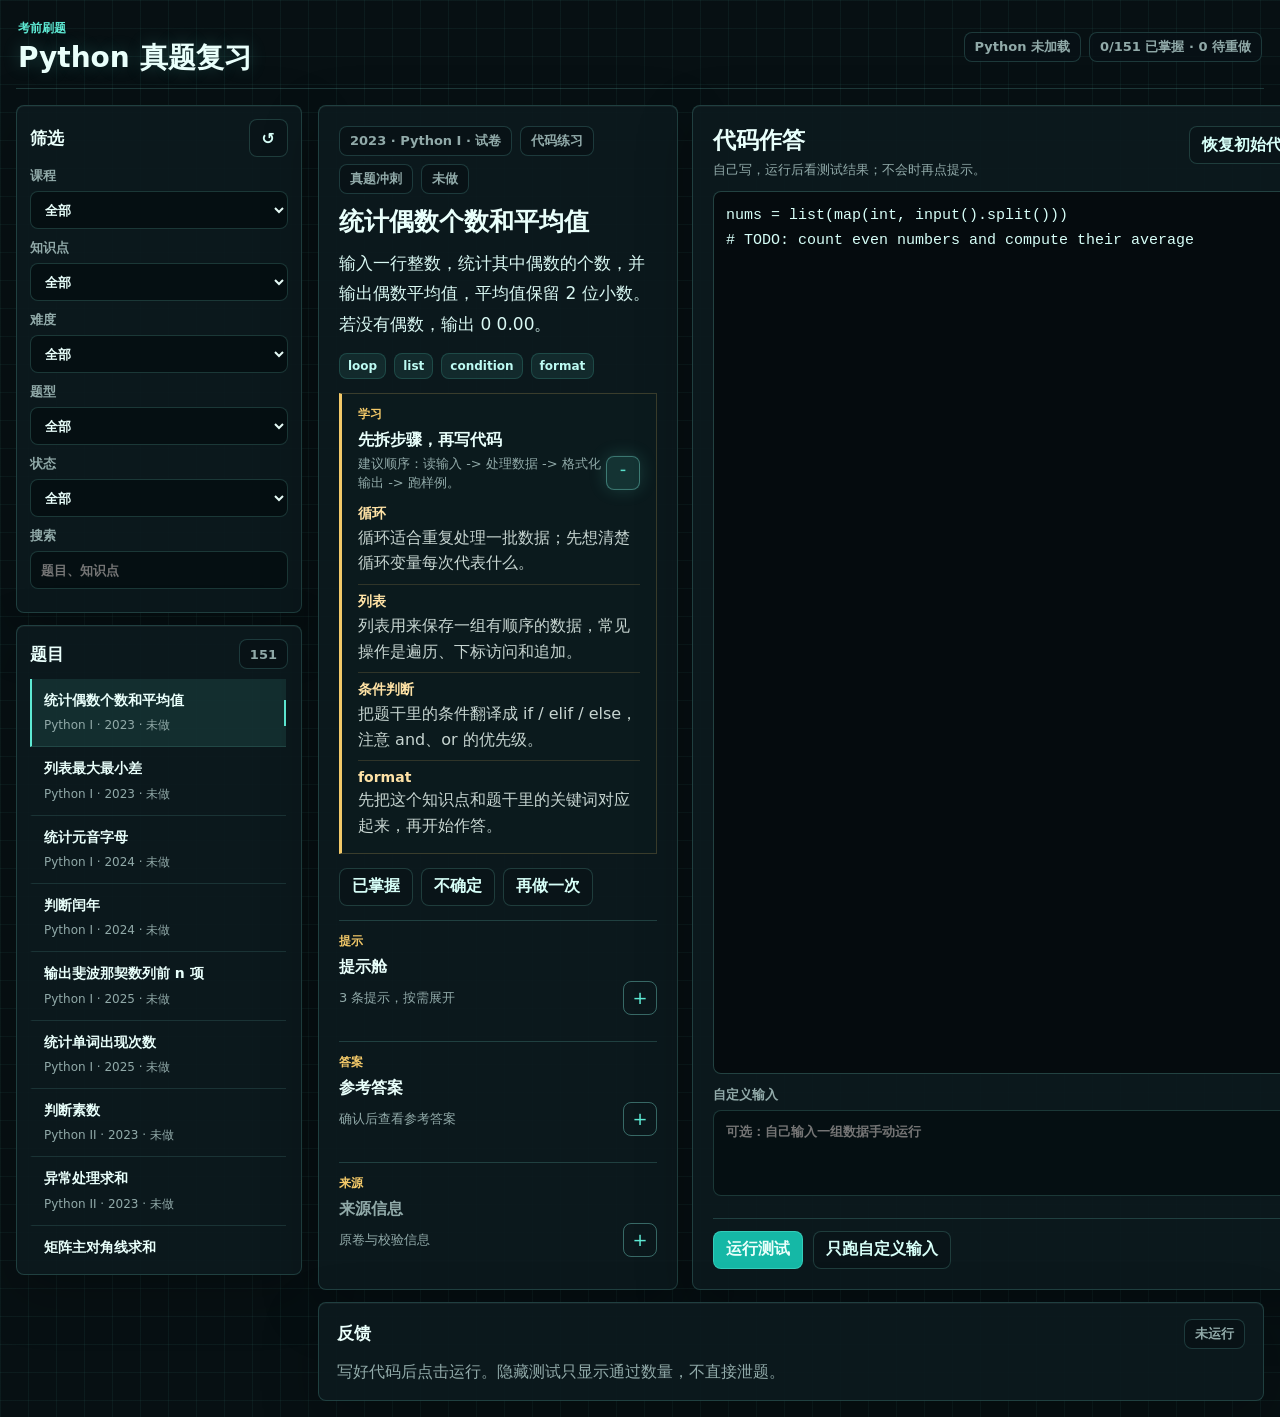
<file: index.html>
<!doctype html>
<html lang="zh-CN">
  <head>
    <meta charset="utf-8">
    <meta name="viewport" content="width=device-width, initial-scale=1">
    <title>Python 真题冲刺练习</title>
    <link rel="icon" href="data:,">
    <link rel="stylesheet" href="./styles.css">
  </head>
  <body>
    <div class="app-shell">
      <header class="topbar">
        <div>
          <p class="eyebrow">考前刷题</p>
          <h1>Python 真题复习</h1>
        </div>
        <div class="topbar__status">
          <span id="runtimeStatus" class="runtime-pill">Python 未加载</span>
          <span id="progressSummary" class="summary-pill">0/0 已掌握</span>
        </div>
      </header>

      <main class="layout">
        <aside class="sidebar" aria-label="题目筛选">
          <section class="panel">
            <div class="panel__header">
              <h2>筛选</h2>
              <button id="resetFilters" class="icon-button" type="button" title="重置筛选">↺</button>
            </div>
            <label>
              课程
              <select id="courseFilter">
                <option value="all">全部</option>
                <option value="python1">Python I</option>
                <option value="python2">Python II</option>
              </select>
            </label>
            <label>
              知识点
              <select id="conceptFilter">
                <option value="all">全部</option>
              </select>
            </label>
            <label>
              难度
              <select id="difficultyFilter">
                <option value="all">全部</option>
                <option value="beginner">零基础</option>
                <option value="foundation">基础巩固</option>
                <option value="exam">真题冲刺</option>
              </select>
            </label>
            <label>
              题型
              <select id="modeFilter">
                <option value="all">全部</option>
                <option value="code">代码练习</option>
                <option value="theory">理论题</option>
                <option value="fill_blank">填空题</option>
              </select>
            </label>
            <label>
              状态
              <select id="statusFilter">
                <option value="all">全部</option>
                <option value="new">未做</option>
                <option value="mastered">已掌握</option>
                <option value="uncertain">不确定</option>
                <option value="redo">再做一次</option>
              </select>
            </label>
            <label>
              搜索
              <input id="searchInput" type="search" placeholder="题目、知识点">
            </label>
          </section>

          <section class="panel question-list-panel">
            <div class="panel__header">
              <h2>题目</h2>
              <span id="questionCount" class="count-pill">0</span>
            </div>
            <div id="questionList" class="question-list"></div>
          </section>
        </aside>

        <section class="workspace" aria-live="polite">
          <div class="workspace__main">
            <article class="question-panel">
              <div class="question-meta" id="questionMeta"></div>
              <h2 id="questionTitle">加载中...</h2>
              <p id="questionStem" class="question-stem"></p>
              <div id="conceptTags" class="tag-row"></div>

              <details id="studyPanel" class="disclosure study-panel" open>
                <summary>
                  <span class="section-label" id="studyLabel">学习</span>
                  <strong id="studyHeading">考点先过一遍</strong>
                  <small id="studyCue" class="study-cue"></small>
                </summary>
                <div id="studyPoints" class="study-points"></div>
              </details>

              <section id="theorySection" class="theory-section" hidden>
                <div class="section-label">作答</div>
                <h3>选择答案</h3>
                <div id="theoryOptions" class="theory-options"></div>
                <p id="theoryFeedback" class="theory-feedback"></p>
              </section>

              <section id="fillBlankSection" class="fill-blank-section" hidden>
                <div class="section-label">作答</div>
                <h3>填写答案</h3>
                <div id="blankInputs" class="blank-inputs"></div>
                <div class="fill-blank-actions">
                  <button id="checkBlanks" class="secondary-button" type="button">核对填空</button>
                  <p id="blankFeedback" class="theory-feedback"></p>
                </div>
              </section>

              <div class="actions-row">
                <button class="status-button" type="button" data-mark="mastered">已掌握</button>
                <button class="status-button" type="button" data-mark="uncertain">不确定</button>
                <button class="status-button" type="button" data-mark="redo">再做一次</button>
              </div>

              <details id="hintPanel" class="disclosure hint-section">
                <summary>
                  <span class="section-label" id="hintLabel">提示</span>
                  <strong id="hintHeading">按需展开</strong>
                  <small id="hintSummary"></small>
                </summary>
                <div id="hintList" class="hint-list"></div>
              </details>

              <details id="answerPanel" class="disclosure answer-section">
                <summary>
                  <span class="section-label" id="answerLabel">答案</span>
                  <strong id="answerHeading">参考答案</strong>
                  <small id="answerSummary">确认后查看</small>
                </summary>
                <div class="answer-header">
                  <button id="revealAnswer" class="secondary-button" type="button">确认后查看</button>
                </div>
                <pre id="answerBlock" class="answer-block" hidden></pre>
              </details>

              <details id="sourcePanel" class="disclosure source-details">
                <summary>
                  <span class="section-label" id="sourceLabel">来源</span>
                  <strong id="sourceHeading">来源信息</strong>
                  <small id="sourceSummary">原卷与校验信息</small>
                </summary>
                <div id="sourceInfo"></div>
              </details>
            </article>

            <article id="codePanel" class="code-panel">
              <div class="code-toolbar">
                <div>
                  <h2>代码作答</h2>
                  <p>自己写，运行后看测试结果；不会时再点提示。</p>
                </div>
                <button id="resetCode" class="secondary-button" type="button">恢复初始代码</button>
              </div>
              <textarea id="codeEditor" spellcheck="false" aria-label="Python 代码编辑器"></textarea>
              <div class="input-row">
                <label>
                  自定义输入
                  <textarea id="customInput" rows="3" spellcheck="false" placeholder="可选：自己输入一组数据手动运行"></textarea>
                </label>
              </div>
              <div class="runbar">
                <button id="runCode" class="primary-button" type="button">运行测试</button>
                <button id="runCustom" class="secondary-button" type="button">只跑自定义输入</button>
              </div>
            </article>
          </div>

          <article class="results-panel">
            <div class="panel__header">
              <h2>反馈</h2>
              <span id="runSummary" class="count-pill">未运行</span>
            </div>
            <div id="resultsList" class="results-list">
              <p class="empty-state">写好代码后点击运行。隐藏测试只显示通过数量，不直接泄题。</p>
            </div>
          </article>
        </section>
      </main>
    </div>

    <div id="confirmDialog" class="dialog-backdrop" hidden>
      <div class="dialog" role="dialog" aria-modal="true" aria-labelledby="dialogTitle">
        <h2 id="dialogTitle">确定查看参考答案？</h2>
        <p>这会记录一次“看过答案”。考前冲刺最好先至少运行一次自己的代码。</p>
        <div class="dialog__actions">
          <button id="cancelReveal" class="secondary-button" type="button">先不看</button>
          <button id="confirmReveal" class="primary-button" type="button">查看答案</button>
        </div>
      </div>
    </div>

    <script type="module" src="./src/app.js"></script>
  </body>
</html>
</file>
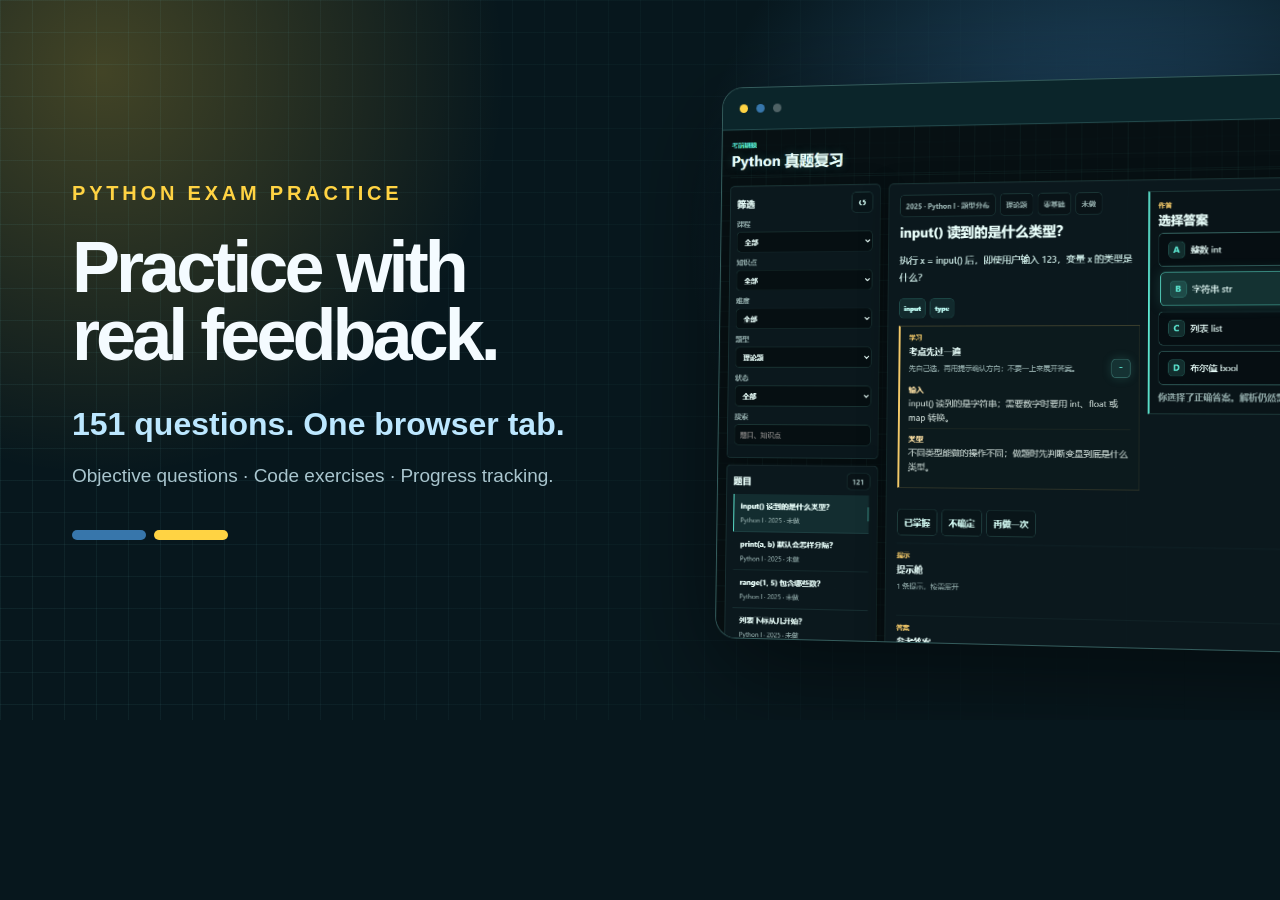
<file: docs/assets/hero-source.html>
<!doctype html>
<html lang="en">
  <head>
    <meta charset="utf-8">
    <meta name="viewport" content="width=1600, initial-scale=1">
    <title>Python Exam Practice hero</title>
    <style>
      :root {
        color-scheme: dark;
        font-family: Inter, "Segoe UI", Arial, sans-serif;
      }

      * { box-sizing: border-box; }

      html,
      body {
        height: 100%;
        margin: 0;
        overflow: hidden;
        width: 100%;
      }

      body {
        background:
          radial-gradient(circle at 8% 8%, rgba(255, 211, 67, 0.24), transparent 28%),
          radial-gradient(circle at 86% 26%, rgba(55, 118, 171, 0.62), transparent 32%),
          #07171d;
        color: #f4fbff;
      }

      .canvas {
        display: grid;
        grid-template-columns: 610px 1fr;
        height: 720px;
        isolation: isolate;
        overflow: hidden;
        padding: 76px 72px;
        position: relative;
        width: 1600px;
      }

      .grid {
        background-image:
          linear-gradient(rgba(109, 196, 201, 0.08) 1px, transparent 1px),
          linear-gradient(90deg, rgba(109, 196, 201, 0.08) 1px, transparent 1px);
        background-size: 32px 32px;
        inset: 0;
        mask-image: linear-gradient(90deg, black, transparent 76%);
        position: absolute;
        z-index: -1;
      }

      .copy {
        align-self: center;
        max-width: 580px;
        z-index: 2;
      }

      .kicker {
        color: #ffd343;
        font-size: 20px;
        font-weight: 800;
        letter-spacing: 0.19em;
        margin: 0 0 28px;
      }

      h1 {
        font-size: 72px;
        letter-spacing: -0.055em;
        line-height: 0.95;
        margin: 0;
      }

      .count {
        color: #bce7ff;
        font-size: 32px;
        font-weight: 700;
        line-height: 1.25;
        margin: 34px 0 18px;
      }

      .features {
        color: #a9c5ce;
        font-size: 19px;
        line-height: 1.5;
        margin: 0;
      }

      .python-mark {
        display: flex;
        gap: 8px;
        margin-top: 40px;
      }

      .python-mark span {
        border-radius: 999px;
        display: block;
        height: 10px;
        width: 74px;
      }

      .python-mark span:first-child { background: #3776ab; }
      .python-mark span:last-child { background: #ffd343; }

      .product {
        align-self: center;
        filter: drop-shadow(0 34px 54px rgba(0, 0, 0, 0.52));
        height: 570px;
        margin-left: 20px;
        overflow: hidden;
        position: relative;
        transform: perspective(1400px) rotateY(-7deg) rotateX(2deg);
        width: 810px;
      }

      .window {
        background: #061317;
        border: 1px solid rgba(140, 232, 224, 0.34);
        border-radius: 22px;
        height: 100%;
        overflow: hidden;
        position: relative;
      }

      .chrome {
        align-items: center;
        background: #0b252a;
        border-bottom: 1px solid rgba(140, 232, 224, 0.18);
        display: flex;
        gap: 9px;
        height: 44px;
        padding: 0 18px;
      }

      .chrome span {
        background: rgba(255, 255, 255, 0.28);
        border-radius: 50%;
        height: 9px;
        width: 9px;
      }

      .chrome span:nth-child(1) { background: #ffd343; }
      .chrome span:nth-child(2) { background: #3776ab; }

      .window img {
        display: block;
        height: calc(100% - 44px);
        object-fit: cover;
        object-position: top left;
        width: 100%;
      }

      .question-chip {
        background: #ffd343;
        border-radius: 999px;
        bottom: 24px;
        color: #102026;
        font-size: 18px;
        font-weight: 800;
        padding: 13px 20px;
        position: absolute;
        right: 24px;
      }
    </style>
  </head>
  <body>
    <main class="canvas">
      <div class="grid"></div>
      <section class="copy">
        <p class="kicker">PYTHON EXAM PRACTICE</p>
        <h1>Practice with<br>real feedback.</h1>
        <p class="count">151 questions. One browser tab.</p>
        <p class="features">Objective questions · Code exercises · Progress tracking.</p>
        <div class="python-mark" aria-hidden="true"><span></span><span></span></div>
      </section>
      <section class="product" aria-label="Product screenshot">
        <div class="window">
          <div class="chrome"><span></span><span></span><span></span></div>
          <img src="./screenshots/question.png" alt="Python Exam Practice interface">
          <div class="question-chip">151 questions</div>
        </div>
      </section>
    </main>
  </body>
</html>
</file>
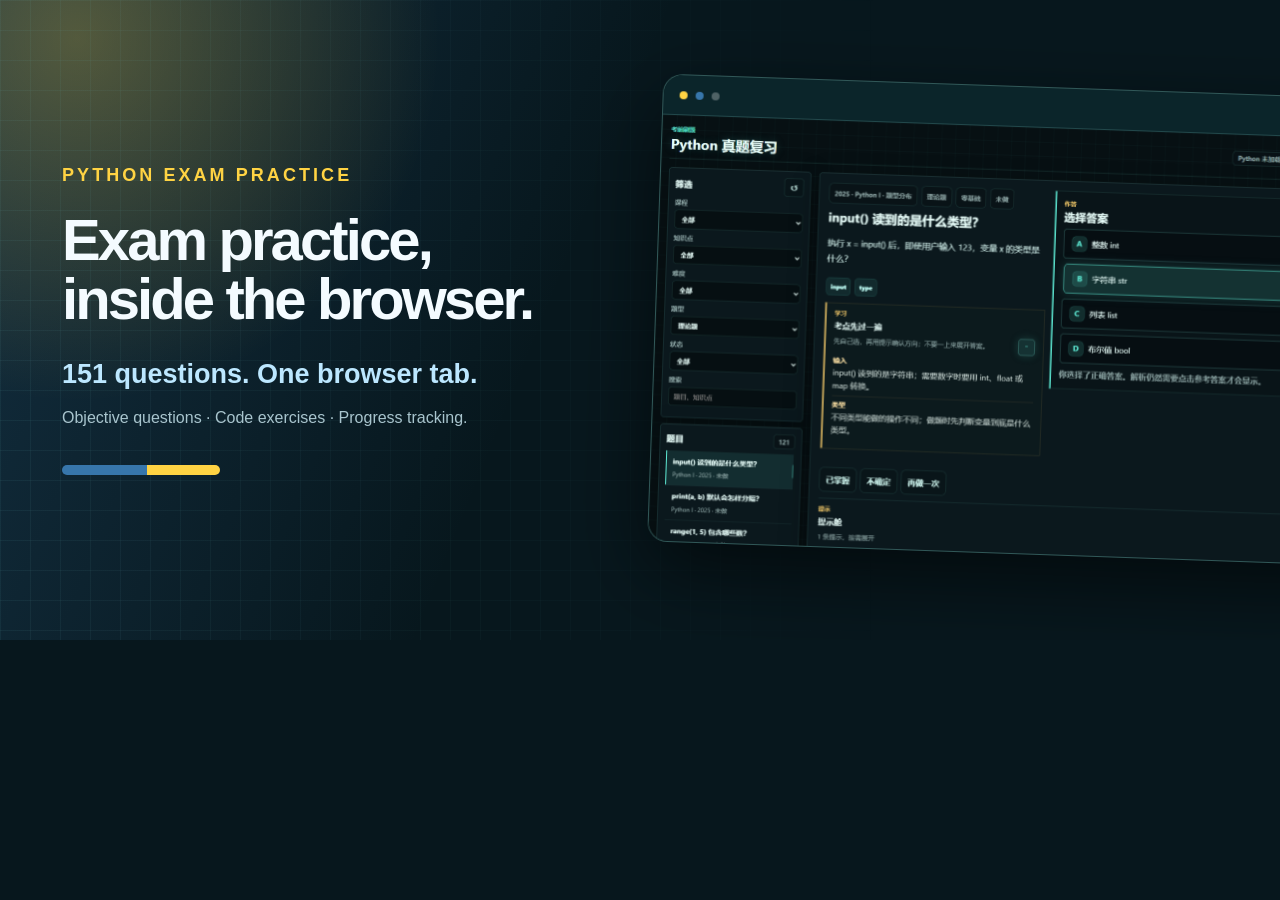
<file: docs/assets/social-preview-source.html>
<!doctype html>
<html lang="en">
  <head>
    <meta charset="utf-8">
    <meta name="viewport" content="width=1280, initial-scale=1">
    <title>Python Exam Practice social preview</title>
    <style>
      :root {
        color-scheme: dark;
        font-family: Inter, "Segoe UI", Arial, sans-serif;
      }

      * { box-sizing: border-box; }

      html,
      body {
        height: 100%;
        margin: 0;
        overflow: hidden;
        width: 100%;
      }

      body {
        background: #07171d;
        color: #f4fbff;
      }

      .canvas {
        background:
          radial-gradient(circle at 6% 6%, rgba(255, 211, 67, 0.28), transparent 27%),
          linear-gradient(112deg, rgba(55, 118, 171, 0.24), transparent 44%);
        display: grid;
        grid-template-columns: 555px 1fr;
        height: 640px;
        overflow: hidden;
        padding: 68px 62px;
        position: relative;
        width: 1280px;
      }

      .canvas::before {
        background-image:
          linear-gradient(rgba(113, 195, 201, 0.075) 1px, transparent 1px),
          linear-gradient(90deg, rgba(113, 195, 201, 0.075) 1px, transparent 1px);
        background-size: 30px 30px;
        content: "";
        inset: 0;
        mask-image: linear-gradient(90deg, black, transparent 70%);
        position: absolute;
      }

      .copy {
        align-self: center;
        position: relative;
        z-index: 2;
      }

      .kicker {
        color: #ffd343;
        font-size: 18px;
        font-weight: 800;
        letter-spacing: 0.17em;
        margin: 0 0 24px;
      }

      h1 {
        font-size: 58px;
        letter-spacing: -0.05em;
        line-height: 1.02;
        margin: 0;
      }

      .count {
        color: #bce7ff;
        font-size: 27px;
        font-weight: 750;
        margin: 30px 0 16px;
      }

      .features {
        color: #a9c5ce;
        font-size: 16px;
        line-height: 1.45;
        margin: 0;
        max-width: 470px;
      }

      .accent {
        background: linear-gradient(90deg, #3776ab 0 54%, #ffd343 54%);
        border-radius: 999px;
        height: 10px;
        margin-top: 36px;
        width: 158px;
      }

      .product {
        align-self: center;
        filter: drop-shadow(0 28px 38px rgba(0, 0, 0, 0.56));
        height: 468px;
        margin-left: 38px;
        overflow: hidden;
        position: relative;
        transform: rotate(2deg);
        width: 720px;
        z-index: 2;
      }

      .window {
        background: #061317;
        border: 1px solid rgba(140, 232, 224, 0.32);
        border-radius: 20px;
        height: 100%;
        overflow: hidden;
      }

      .chrome {
        align-items: center;
        background: #0b252a;
        border-bottom: 1px solid rgba(140, 232, 224, 0.18);
        display: flex;
        gap: 8px;
        height: 40px;
        padding: 0 16px;
      }

      .chrome span {
        background: rgba(255, 255, 255, 0.28);
        border-radius: 50%;
        height: 8px;
        width: 8px;
      }

      .chrome span:first-child { background: #ffd343; }
      .chrome span:nth-child(2) { background: #3776ab; }

      img {
        display: block;
        height: calc(100% - 40px);
        object-fit: cover;
        object-position: top left;
        width: 100%;
      }
    </style>
  </head>
  <body>
    <main class="canvas">
      <section class="copy">
        <p class="kicker">PYTHON EXAM PRACTICE</p>
        <h1>Exam practice,<br>inside the browser.</h1>
        <p class="count">151 questions. One browser tab.</p>
        <p class="features">Objective questions · Code exercises · Progress tracking.</p>
        <div class="accent" aria-hidden="true"></div>
      </section>
      <section class="product" aria-label="Product screenshot">
        <div class="window">
          <div class="chrome"><span></span><span></span><span></span></div>
          <img src="./screenshots/question.png" alt="Python Exam Practice interface">
        </div>
      </section>
    </main>
  </body>
</html>
</file>
<file: styles.css>
:root {
  --bg: #071013;
  --bg-grid: rgba(94, 234, 212, 0.055);
  --surface: rgba(12, 25, 30, 0.92);
  --surface-strong: #0f2025;
  --surface-soft: rgba(16, 36, 40, 0.78);
  --ink: #e9fffb;
  --muted: #91aaa9;
  --line: rgba(129, 240, 224, 0.18);
  --line-strong: rgba(129, 240, 224, 0.38);
  --accent: #5eead4;
  --accent-dark: #15b8a6;
  --amber: #f3c969;
  --green: #7ddc8a;
  --red: #ff7b72;
  --code-bg: #050b0e;
  --code-ink: #d7fff8;
  --glow: rgba(94, 234, 212, 0.18);
  color-scheme: dark;
  font-family: "Segoe UI", "Microsoft YaHei", system-ui, sans-serif;
}

* {
  box-sizing: border-box;
}

body {
  margin: 0;
  background:
    linear-gradient(var(--bg-grid) 1px, transparent 1px),
    linear-gradient(90deg, var(--bg-grid) 1px, transparent 1px),
    var(--bg);
  background-size: 28px 28px;
  color: var(--ink);
}

button,
input,
select,
textarea {
  font: inherit;
}

button {
  cursor: pointer;
}

.app-shell {
  min-height: 100vh;
  padding: 16px;
}

.topbar {
  align-items: center;
  border-bottom: 1px solid var(--line);
  display: flex;
  gap: 18px;
  justify-content: space-between;
  margin: 0 auto 16px;
  max-width: 1720px;
  padding: 4px 2px 14px;
}

.eyebrow {
  color: var(--accent);
  font-size: 12px;
  font-weight: 850;
  letter-spacing: 0;
  margin: 0 0 4px;
}

h1,
h2,
h3,
p {
  margin-top: 0;
}

h1 {
  font-size: 28px;
  line-height: 1.18;
  margin-bottom: 0;
  text-shadow: 0 0 18px rgba(94, 234, 212, 0.22);
}

h2 {
  font-size: 17px;
  line-height: 1.3;
  margin-bottom: 10px;
}

h3 {
  font-size: 15px;
  line-height: 1.35;
  margin-bottom: 8px;
}

.topbar__status {
  display: flex;
  flex-wrap: wrap;
  gap: 8px;
  justify-content: flex-end;
}

.runtime-pill,
.summary-pill,
.count-pill,
.meta-pill {
  align-items: center;
  background: rgba(8, 18, 22, 0.82);
  border: 1px solid var(--line);
  border-radius: 8px;
  color: var(--muted);
  display: inline-flex;
  font-size: 13px;
  font-weight: 780;
  min-height: 30px;
  padding: 0 10px;
}

.runtime-pill.ready {
  color: var(--green);
}

.runtime-pill.loading {
  color: var(--amber);
}

.layout {
  display: grid;
  gap: 16px;
  grid-template-columns: 286px minmax(0, 1fr);
  margin: 0 auto;
  max-width: 1720px;
}

.sidebar,
.workspace {
  min-width: 0;
}

.sidebar {
  align-content: start;
  display: grid;
  gap: 12px;
}

.panel,
.question-panel,
.code-panel,
.results-panel {
  animation: panelIn 260ms ease both;
  background: var(--surface);
  border: 1px solid var(--line);
  border-radius: 8px;
  box-shadow: inset 0 1px 0 rgba(255, 255, 255, 0.04), 0 18px 55px rgba(0, 0, 0, 0.25);
}

.panel {
  padding: 13px;
}

.panel__header {
  align-items: center;
  display: flex;
  gap: 10px;
  justify-content: space-between;
  margin-bottom: 10px;
}

.panel__header h2 {
  color: var(--ink);
  margin-bottom: 0;
}

label {
  color: var(--muted);
  display: grid;
  font-size: 13px;
  font-weight: 720;
  gap: 6px;
  margin-bottom: 10px;
}

select,
input,
textarea {
  background: rgba(5, 13, 16, 0.78);
  border: 1px solid var(--line);
  border-radius: 8px;
  color: var(--ink);
  outline: none;
  width: 100%;
}

select,
input {
  min-height: 38px;
  padding: 0 10px;
}

textarea {
  padding: 12px;
  resize: vertical;
}

select:focus,
input:focus,
textarea:focus {
  border-color: var(--accent);
  box-shadow: 0 0 0 3px rgba(94, 234, 212, 0.14), 0 0 22px rgba(94, 234, 212, 0.08);
}

.question-list-panel {
  display: grid;
  grid-template-rows: auto minmax(0, 1fr);
  max-height: calc(100vh - 250px);
  overflow: hidden;
}

.question-list {
  display: grid;
  gap: 0;
  overflow: auto;
  padding-right: 2px;
}

.question-item {
  background: transparent;
  border: 0;
  border-bottom: 1px solid rgba(129, 240, 224, 0.12);
  border-left: 2px solid transparent;
  border-radius: 0;
  color: var(--ink);
  padding: 12px 8px 12px 12px;
  position: relative;
  text-align: left;
  transition: background 160ms ease, border-color 160ms ease, transform 160ms ease;
  width: 100%;
}

.question-item:hover {
  background: rgba(94, 234, 212, 0.06);
  border-left-color: rgba(94, 234, 212, 0.6);
  transform: translateX(2px);
}

.question-item.active {
  background: rgba(94, 234, 212, 0.1);
  border-left-color: var(--accent);
}

.question-item.active::after {
  animation: pulseLine 1.8s ease-in-out infinite;
  background: var(--accent);
  content: "";
  height: 26px;
  position: absolute;
  right: 0;
  top: 50%;
  transform: translateY(-50%);
  width: 2px;
}

.question-item strong {
  color: var(--ink);
  display: block;
  font-size: 14px;
  line-height: 1.38;
  margin-bottom: 4px;
}

.question-item span {
  color: var(--muted);
  font-size: 12px;
}

.workspace {
  display: grid;
  gap: 12px;
  grid-template-rows: minmax(0, auto) auto;
}

.workspace__main {
  display: grid;
  gap: 14px;
  grid-template-columns: minmax(360px, 0.72fr) minmax(640px, 1.28fr);
  min-width: 0;
}

.workspace__main.theory-mode {
  grid-template-columns: minmax(0, 1fr);
}

.question-panel,
.code-panel,
.results-panel {
  padding: 20px;
}

.question-panel {
  display: grid;
  gap: 14px;
}

.question-meta,
.tag-row,
.actions-row {
  display: flex;
  flex-wrap: wrap;
  gap: 8px;
}

.question-meta {
  margin-bottom: -2px;
}

#questionTitle {
  animation: fadeSlide 240ms ease both;
  color: var(--ink);
  font-size: 25px;
  line-height: 1.28;
  margin-bottom: -4px;
}

.question-stem {
  animation: fadeSlide 260ms ease both;
  color: #d9f8f3;
  font-size: 17px;
  line-height: 1.78;
  margin-bottom: 0;
  white-space: pre-wrap;
}

.tag {
  align-items: center;
  background: rgba(94, 234, 212, 0.09);
  border: 1px solid rgba(94, 234, 212, 0.16);
  border-radius: 8px;
  color: #bdfbf3;
  display: inline-flex;
  font-size: 12px;
  font-weight: 820;
  min-height: 26px;
  padding: 0 8px;
}

.section-label {
  color: var(--amber);
  display: block;
  font-size: 12px;
  font-weight: 850;
  letter-spacing: 0;
  margin-bottom: 4px;
}

.disclosure {
  border-top: 1px solid var(--line);
  color: var(--ink);
}

.disclosure > summary {
  align-items: center;
  cursor: pointer;
  display: grid;
  gap: 3px;
  grid-template-columns: minmax(0, 1fr) auto;
  list-style: none;
  min-height: 56px;
  padding: 12px 0;
}

.disclosure > summary::-webkit-details-marker {
  display: none;
}

.disclosure > summary::after {
  align-items: center;
  border: 1px solid var(--line-strong);
  border-radius: 8px;
  color: var(--accent);
  content: "+";
  display: inline-flex;
  font-size: 18px;
  height: 32px;
  justify-content: center;
  transition: transform 180ms ease, box-shadow 180ms ease, background 180ms ease;
  width: 32px;
}

.disclosure[open] > summary::after {
  background: rgba(94, 234, 212, 0.12);
  box-shadow: 0 0 18px var(--glow);
  content: "-";
  transform: rotate(180deg);
}

.disclosure > summary strong {
  font-size: 16px;
  grid-column: 1;
}

.disclosure > summary small {
  color: var(--muted);
  display: block;
  font-size: 13px;
  grid-column: 1;
  line-height: 1.5;
}

.disclosure[open] > :not(summary) {
  animation: expandIn 220ms ease both;
}

.study-panel {
  background: rgba(12, 28, 31, 0.72);
  border: 1px solid rgba(243, 201, 105, 0.2);
  border-left: 3px solid var(--amber);
  padding: 0 16px 14px;
}

.study-points {
  display: grid;
  gap: 8px;
}

.study-point {
  border-top: 1px solid rgba(243, 201, 105, 0.16);
  padding-top: 8px;
}

.study-point:first-child {
  border-top: 0;
  padding-top: 0;
}

.study-point strong {
  color: #ffe3a6;
  display: block;
  font-size: 14px;
  margin-bottom: 2px;
}

.study-point p {
  color: #c7d5d1;
  line-height: 1.6;
  margin: 0;
}

.actions-row {
  margin: 0;
}

.primary-button,
.secondary-button,
.status-button,
.icon-button {
  border: 1px solid transparent;
  border-radius: 8px;
  font-weight: 820;
  min-height: 38px;
  padding: 0 12px;
  transition: transform 140ms ease, box-shadow 160ms ease, background 160ms ease, border-color 160ms ease;
}

.primary-button {
  background: var(--accent-dark);
  border-color: rgba(94, 234, 212, 0.42);
  color: #ecfffb;
}

.primary-button:hover,
.secondary-button:hover,
.status-button:hover,
.icon-button:hover {
  box-shadow: 0 0 20px var(--glow);
  transform: translateY(-1px);
}

.primary-button:active,
.secondary-button:active,
.status-button:active,
.icon-button:active {
  transform: translateY(0);
}

.secondary-button,
.status-button,
.icon-button {
  background: rgba(10, 21, 25, 0.84);
  border-color: var(--line);
  color: #d7fff8;
}

.status-button.active {
  background: rgba(94, 234, 212, 0.12);
  border-color: var(--accent);
  color: var(--accent);
}

.theory-section,
.fill-blank-section {
  background: rgba(8, 20, 24, 0.72);
  border: 1px solid var(--line);
  border-left: 3px solid var(--accent);
  padding: 16px;
}

.theory-section h3,
.fill-blank-section h3 {
  color: var(--ink);
  font-size: 22px;
}

.theory-options {
  display: grid;
  gap: 10px;
}

.theory-option {
  background: rgba(5, 13, 16, 0.72);
  border: 1px solid var(--line-strong);
  border-radius: 8px;
  color: var(--ink);
  line-height: 1.55;
  min-height: 60px;
  padding: 14px 16px;
  text-align: left;
  transition: border-color 160ms ease, box-shadow 160ms ease, transform 160ms ease, background 160ms ease;
  width: 100%;
}

.theory-option:hover {
  background: rgba(94, 234, 212, 0.08);
  border-color: var(--accent);
  box-shadow: 0 0 24px var(--glow);
  transform: translateX(3px);
}

.theory-option.selected {
  background: rgba(94, 234, 212, 0.14);
  border-color: var(--accent);
}

.theory-option strong {
  align-items: center;
  background: rgba(94, 234, 212, 0.14);
  border: 1px solid rgba(94, 234, 212, 0.2);
  border-radius: 8px;
  color: var(--accent);
  display: inline-flex;
  height: 30px;
  justify-content: center;
  margin-right: 10px;
  width: 30px;
}

.theory-feedback {
  color: var(--muted);
  font-weight: 700;
  line-height: 1.55;
  margin: 10px 0 0;
}

.blank-inputs {
  display: grid;
  gap: 12px;
}

.blank-field {
  margin-bottom: 0;
}

.blank-field span {
  color: var(--ink);
  font-size: 14px;
}

.blank-field input {
  font-size: 17px;
  min-height: 48px;
}

.blank-field input.blank-correct {
  background: rgba(125, 220, 138, 0.12);
  border-color: var(--green);
}

.blank-field input.blank-wrong {
  background: rgba(255, 123, 114, 0.1);
  border-color: var(--red);
}

.fill-blank-actions {
  align-items: center;
  display: flex;
  flex-wrap: wrap;
  gap: 10px;
  margin-top: 12px;
}

.fill-blank-actions .theory-feedback {
  margin: 0;
}

.hint-section,
.answer-section,
.source-details {
  padding: 0;
}

.hint-list {
  display: grid;
  gap: 8px;
  padding-bottom: 12px;
}

.hint-disclosure {
  background: rgba(7, 17, 20, 0.72);
  border: 1px solid rgba(129, 240, 224, 0.14);
  border-radius: 8px;
  overflow: hidden;
}

.hint-disclosure summary {
  align-items: center;
  cursor: pointer;
  display: flex;
  justify-content: space-between;
  list-style: none;
  padding: 10px 12px;
}

.hint-disclosure summary::-webkit-details-marker {
  display: none;
}

.hint-disclosure summary strong {
  color: var(--ink);
}

.hint-disclosure summary span {
  color: var(--accent);
  font-size: 13px;
}

.hint-disclosure p {
  animation: expandIn 180ms ease both;
  border-top: 1px solid rgba(129, 240, 224, 0.12);
  color: #c7d5d1;
  line-height: 1.6;
  margin: 0;
  padding: 10px 12px;
}

.answer-header,
.code-toolbar,
.runbar {
  align-items: center;
  display: flex;
  gap: 10px;
  justify-content: space-between;
}

.answer-header {
  justify-content: flex-start;
  padding-bottom: 12px;
}

.answer-block,
.result-output {
  background: var(--code-bg);
  border: 1px solid rgba(129, 240, 224, 0.14);
  border-radius: 8px;
  color: var(--code-ink);
  line-height: 1.58;
  overflow: auto;
  padding: 12px;
  white-space: pre-wrap;
}

.source-details {
  color: var(--muted);
}

.source-details code {
  overflow-wrap: anywhere;
}

#sourceInfo {
  border-top: 1px solid rgba(129, 240, 224, 0.12);
  color: #c7d5d1;
  line-height: 1.58;
  padding: 12px 0;
}

.code-panel {
  display: grid;
  grid-template-rows: auto minmax(460px, 1fr) auto auto;
}

.code-toolbar {
  align-items: flex-start;
  margin-bottom: 12px;
}

.code-toolbar h2 {
  color: var(--ink);
  font-size: 23px;
  margin-bottom: 4px;
}

.code-toolbar p {
  color: var(--muted);
  font-size: 13px;
  line-height: 1.5;
  margin-bottom: 0;
}

#codeEditor {
  background: var(--code-bg);
  border-color: rgba(129, 240, 224, 0.24);
  color: var(--code-ink);
  font-family: Consolas, "Courier New", monospace;
  font-size: 15px;
  line-height: 1.62;
  min-height: 520px;
  tab-size: 4;
}

.input-row {
  margin-top: 12px;
}

#customInput {
  min-height: 86px;
}

.runbar {
  border-top: 1px solid var(--line);
  justify-content: flex-start;
  margin-top: 12px;
  padding-top: 12px;
}

.results-panel {
  padding: 16px 18px;
}

.results-list {
  display: grid;
  gap: 10px;
}

.result-card {
  background: rgba(5, 13, 16, 0.72);
  border: 1px solid var(--line);
  border-radius: 8px;
  padding: 12px;
}

.result-card.pass {
  border-color: rgba(125, 220, 138, 0.38);
}

.result-card.fail {
  border-color: rgba(255, 123, 114, 0.44);
}

.result-card h3 {
  display: flex;
  gap: 10px;
  justify-content: space-between;
  margin-bottom: 8px;
}

.result-card .pass-text {
  color: var(--green);
}

.result-card .fail-text {
  color: var(--red);
}

.empty-state {
  color: var(--muted);
  line-height: 1.6;
  margin: 0;
}

.dialog-backdrop {
  background: rgba(0, 0, 0, 0.68);
  display: grid;
  inset: 0;
  padding: 20px;
  place-items: center;
  position: fixed;
  z-index: 20;
}

.dialog {
  background: #0d1a1e;
  border: 1px solid var(--line-strong);
  border-radius: 8px;
  box-shadow: 0 0 50px rgba(94, 234, 212, 0.18);
  padding: 18px;
  width: min(460px, 100%);
}

.dialog p {
  color: var(--muted);
  line-height: 1.6;
}

.dialog__actions {
  display: flex;
  gap: 10px;
  justify-content: flex-end;
}

[hidden] {
  display: none !important;
}

@keyframes panelIn {
  from {
    opacity: 0;
    transform: translateY(8px);
  }
  to {
    opacity: 1;
    transform: translateY(0);
  }
}

@keyframes fadeSlide {
  from {
    opacity: 0;
    transform: translateY(5px);
  }
  to {
    opacity: 1;
    transform: translateY(0);
  }
}

@keyframes expandIn {
  from {
    opacity: 0;
    transform: translateY(-4px);
  }
  to {
    opacity: 1;
    transform: translateY(0);
  }
}

@keyframes pulseLine {
  0%,
  100% {
    opacity: 0.42;
  }
  50% {
    opacity: 1;
  }
}

@media (min-width: 1280px) {
  .workspace__main.theory-mode .question-panel {
    grid-template-columns: minmax(360px, 0.72fr) minmax(520px, 1fr);
  }

  .workspace__main.theory-mode .question-meta,
  .workspace__main.theory-mode #questionTitle,
  .workspace__main.theory-mode .question-stem,
  .workspace__main.theory-mode .tag-row,
  .workspace__main.theory-mode .study-panel {
    grid-column: 1;
  }

  .workspace__main.theory-mode .theory-section,
  .workspace__main.theory-mode .fill-blank-section {
    align-self: start;
    grid-column: 2;
    grid-row: 1 / span 6;
  }

  .workspace__main.theory-mode .actions-row,
  .workspace__main.theory-mode .hint-section,
  .workspace__main.theory-mode .answer-section,
  .workspace__main.theory-mode .source-details {
    grid-column: 1 / -1;
  }
}

@media (max-width: 1180px) {
  .layout,
  .workspace__main {
    grid-template-columns: 1fr;
  }

  .sidebar {
    grid-template-columns: minmax(0, 0.9fr) minmax(260px, 1.1fr);
  }

  .question-list-panel {
    max-height: 340px;
  }
}

@media (max-width: 760px) {
  .app-shell {
    padding: 10px;
  }

  .topbar,
  .answer-header,
  .code-toolbar {
    align-items: stretch;
    flex-direction: column;
  }

  .topbar__status {
    justify-content: flex-start;
  }

  .sidebar {
    grid-template-columns: 1fr;
  }

  .question-panel,
  .code-panel,
  .results-panel {
    padding: 14px;
  }

  #questionTitle {
    font-size: 21px;
  }

  .question-stem {
    font-size: 16px;
  }

  .theory-section,
  .fill-blank-section {
    padding: 14px;
  }

  .disclosure > summary {
    grid-template-columns: minmax(0, 1fr) 32px;
  }

  .runbar {
    background: var(--surface);
    bottom: 0;
    position: sticky;
    z-index: 5;
  }

  #codeEditor {
    min-height: 420px;
  }
}
</file>
